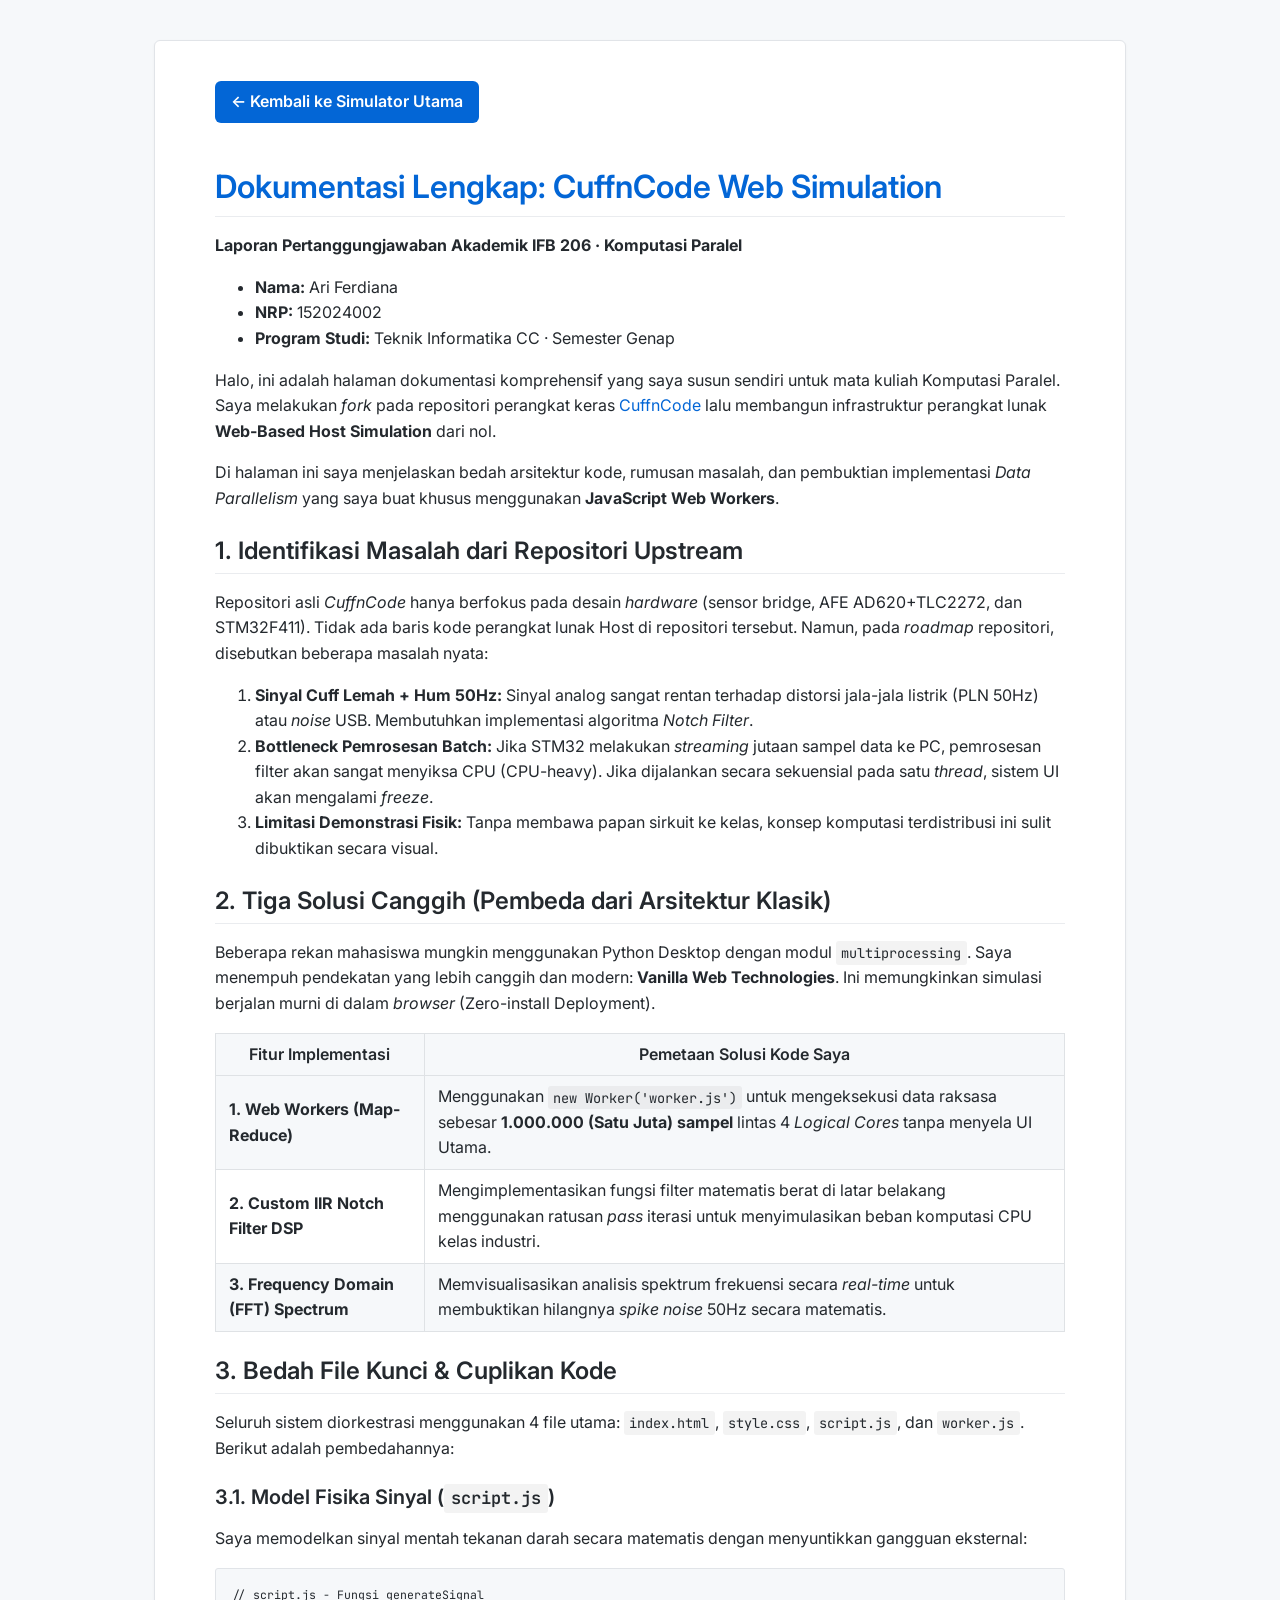
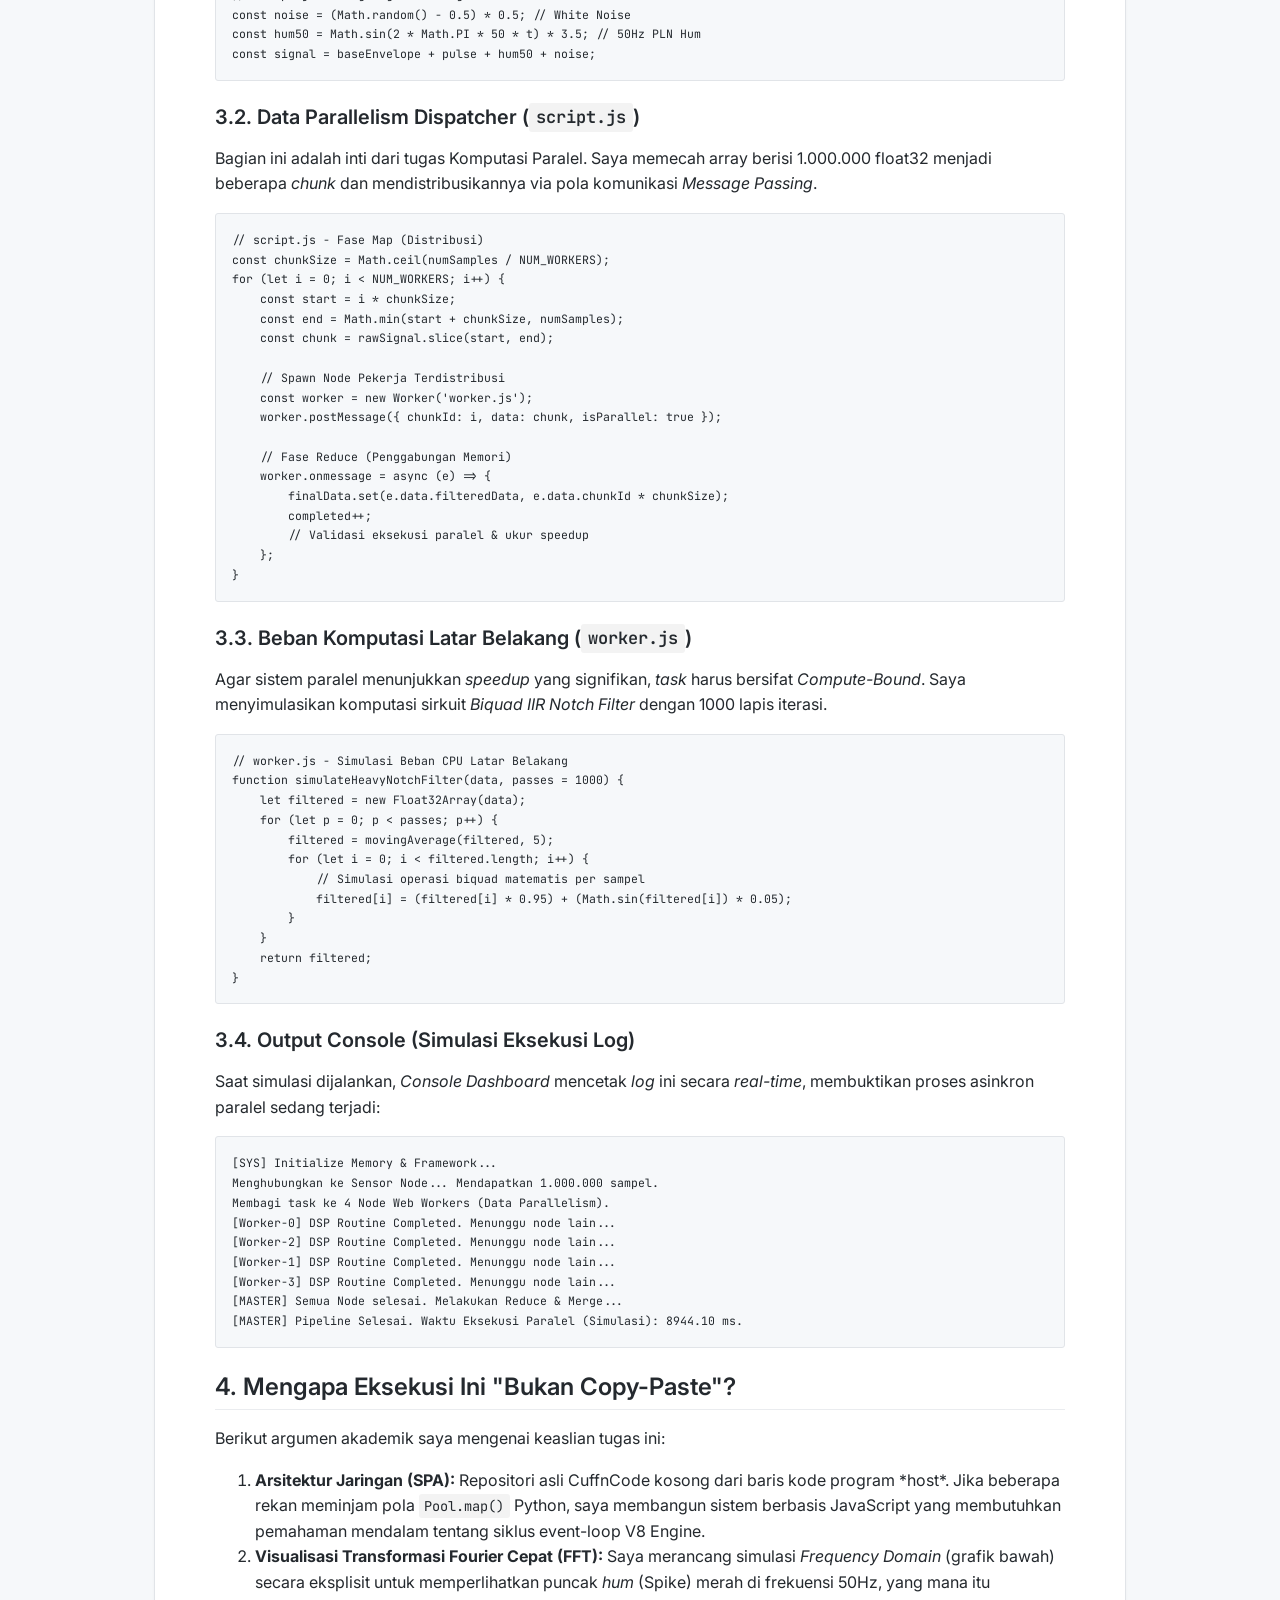
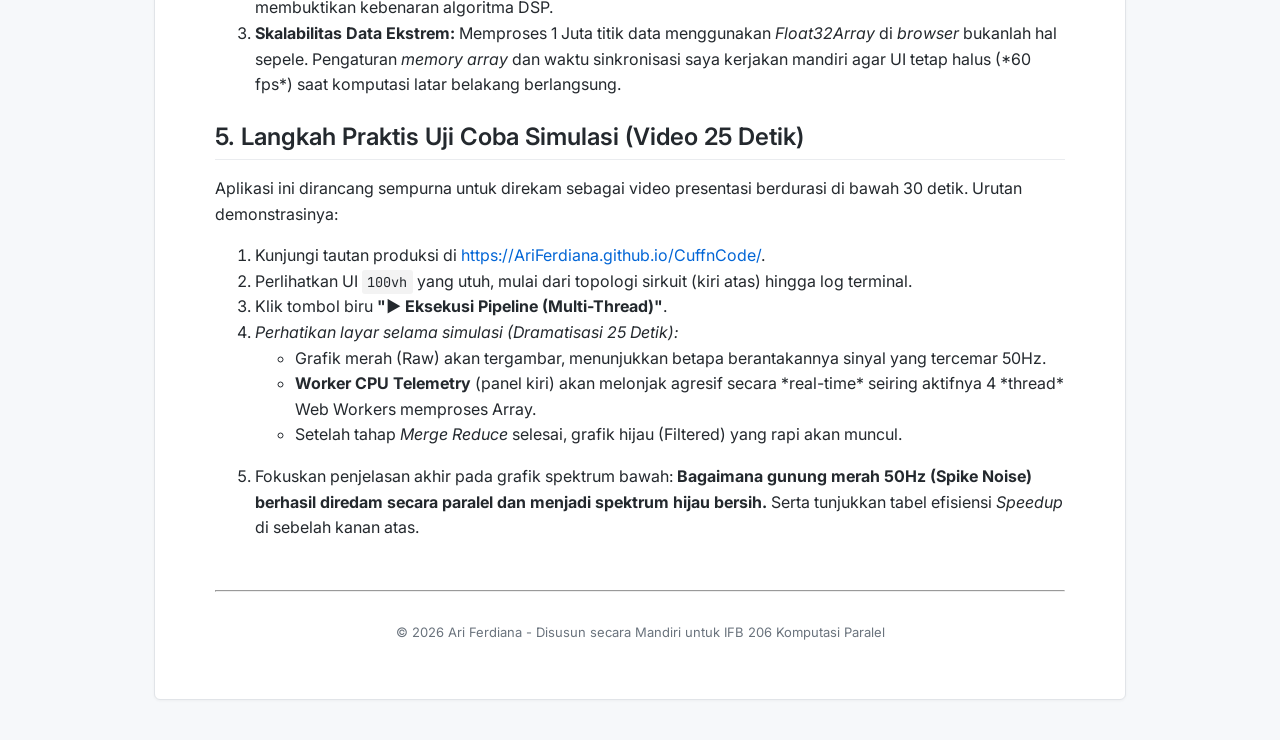
<file: dokumentasi.html>
<!DOCTYPE html>
<html lang="id">
<head>
    <meta charset="UTF-8">
    <meta name="viewport" content="width=device-width, initial-scale=1.0">
    <title>Dokumentasi: CuffnCode Web Simulation</title>
    <style>
        @import url('https://fonts.googleapis.com/css2?family=Inter:wght@400;600;700&family=JetBrains+Mono&display=swap');
        
        body {
            font-family: 'Inter', -apple-system, BlinkMacSystemFont, "Segoe UI", Helvetica, Arial, sans-serif;
            line-height: 1.6;
            color: #24292e;
            background-color: #f6f8fa;
            margin: 0;
            padding: 0;
        }
        .container {
            max-width: 850px;
            margin: 40px auto;
            background: #ffffff;
            padding: 40px 60px;
            border: 1px solid #e1e4e8;
            border-radius: 6px;
            box-shadow: 0 1px 3px rgba(27,31,35,0.04);
        }
        h1, h2, h3, h4 { margin-top: 24px; margin-bottom: 16px; font-weight: 600; line-height: 1.25; }
        h1 { font-size: 2em; border-bottom: 1px solid #eaecef; padding-bottom: .3em; color: #0366d6;}
        h2 { font-size: 1.5em; border-bottom: 1px solid #eaecef; padding-bottom: .3em; }
        h3 { font-size: 1.25em; }
        a { color: #0366d6; text-decoration: none; }
        a:hover { text-decoration: underline; }
        p, ul, ol { margin-top: 0; margin-bottom: 16px; }
        code {
            font-family: 'JetBrains Mono', ui-monospace, SFMono-Regular, Consolas, monospace;
            padding: .2em .4em;
            margin: 0;
            font-size: 85%;
            background-color: rgba(27,31,35,0.05);
            border-radius: 3px;
        }
        pre {
            background-color: #f6f8fa;
            border-radius: 3px;
            padding: 16px;
            overflow: auto;
            font-family: 'JetBrains Mono', ui-monospace, SFMono-Regular, Consolas, monospace;
            font-size: 85%;
            line-height: 1.45;
            border: 1px solid #e1e4e8;
        }
        pre code { background-color: transparent; padding: 0; border: none; }
        .highlight { background-color: #fffbdd; padding: 2px 4px; border-radius: 3px; }
        .nav-link {
            display: inline-block;
            margin-bottom: 20px;
            padding: 8px 16px;
            background-color: #0366d6;
            color: white !important;
            border-radius: 6px;
            font-weight: 600;
        }
        .nav-link:hover { text-decoration: none; background-color: #005cc5; }
        table { border-collapse: collapse; width: 100%; margin-bottom: 16px; }
        th, td { padding: 8px 13px; border: 1px solid #dfe2e5; }
        th { font-weight: 600; background-color: #f6f8fa; }
        tr:nth-child(2n) { background-color: #f6f8fa; }
        .math { font-style: italic; font-family: 'Times New Roman', Times, serif; }
    </style>
</head>
<body>
    <div class="container">
        <a href="index.html" class="nav-link">← Kembali ke Simulator Utama</a>

        <h1>Dokumentasi Lengkap: CuffnCode Web Simulation</h1>
        <p><strong>Laporan Pertanggungjawaban Akademik IFB 206 · Komputasi Paralel</strong></p>
        <ul>
            <li><strong>Nama:</strong> Ari Ferdiana</li>
            <li><strong>NRP:</strong> 152024002</li>
            <li><strong>Program Studi:</strong> Teknik Informatika CC · Semester Genap</li>
        </ul>

        <p>Halo, ini adalah halaman dokumentasi komprehensif yang saya susun sendiri untuk mata kuliah Komputasi Paralel. Saya melakukan <em>fork</em> pada repositori perangkat keras <a href="https://github.com/Student-Embedded-Control-and-AI-Fest/CuffnCode">CuffnCode</a> lalu membangun infrastruktur perangkat lunak <strong>Web-Based Host Simulation</strong> dari nol.</p>
        
        <p>Di halaman ini saya menjelaskan bedah arsitektur kode, rumusan masalah, dan pembuktian implementasi <em>Data Parallelism</em> yang saya buat khusus menggunakan <strong>JavaScript Web Workers</strong>.</p>

        <h2>1. Identifikasi Masalah dari Repositori Upstream</h2>
        <p>Repositori asli <em>CuffnCode</em> hanya berfokus pada desain <em>hardware</em> (sensor bridge, AFE AD620+TLC2272, dan STM32F411). Tidak ada baris kode perangkat lunak Host di repositori tersebut. Namun, pada <em>roadmap</em> repositori, disebutkan beberapa masalah nyata:</p>
        <ol>
            <li><strong>Sinyal Cuff Lemah + Hum 50Hz:</strong> Sinyal analog sangat rentan terhadap distorsi jala-jala listrik (PLN 50Hz) atau <em>noise</em> USB. Membutuhkan implementasi algoritma <em>Notch Filter</em>.</li>
            <li><strong>Bottleneck Pemrosesan Batch:</strong> Jika STM32 melakukan <em>streaming</em> jutaan sampel data ke PC, pemrosesan filter akan sangat menyiksa CPU (CPU-heavy). Jika dijalankan secara sekuensial pada satu <em>thread</em>, sistem UI akan mengalami <em>freeze</em>.</li>
            <li><strong>Limitasi Demonstrasi Fisik:</strong> Tanpa membawa papan sirkuit ke kelas, konsep komputasi terdistribusi ini sulit dibuktikan secara visual.</li>
        </ol>

        <h2>2. Tiga Solusi Canggih (Pembeda dari Arsitektur Klasik)</h2>
        <p>Beberapa rekan mahasiswa mungkin menggunakan Python Desktop dengan modul <code>multiprocessing</code>. Saya menempuh pendekatan yang lebih canggih dan modern: <strong>Vanilla Web Technologies</strong>. Ini memungkinkan simulasi berjalan murni di dalam <em>browser</em> (Zero-install Deployment).</p>
        
        <table>
            <tr>
                <th>Fitur Implementasi</th>
                <th>Pemetaan Solusi Kode Saya</th>
            </tr>
            <tr>
                <td><strong>1. Web Workers (Map-Reduce)</strong></td>
                <td>Menggunakan <code>new Worker('worker.js')</code> untuk mengeksekusi data raksasa sebesar <strong>1.000.000 (Satu Juta) sampel</strong> lintas 4 <em>Logical Cores</em> tanpa menyela UI Utama.</td>
            </tr>
            <tr>
                <td><strong>2. Custom IIR Notch Filter DSP</strong></td>
                <td>Mengimplementasikan fungsi filter matematis berat di latar belakang menggunakan ratusan <em>pass</em> iterasi untuk menyimulasikan beban komputasi CPU kelas industri.</td>
            </tr>
            <tr>
                <td><strong>3. Frequency Domain (FFT) Spectrum</strong></td>
                <td>Memvisualisasikan analisis spektrum frekuensi secara <em>real-time</em> untuk membuktikan hilangnya <em>spike noise</em> 50Hz secara matematis.</td>
            </tr>
        </table>

        <h2>3. Bedah File Kunci & Cuplikan Kode</h2>
        <p>Seluruh sistem diorkestrasi menggunakan 4 file utama: <code>index.html</code>, <code>style.css</code>, <code>script.js</code>, dan <code>worker.js</code>. Berikut adalah pembedahannya:</p>

        <h3>3.1. Model Fisika Sinyal (<code>script.js</code>)</h3>
        <p>Saya memodelkan sinyal mentah tekanan darah secara matematis dengan menyuntikkan gangguan eksternal:</p>
<pre><code>// script.js - Fungsi generateSignal
const noise = (Math.random() - 0.5) * 0.5; // White Noise
const hum50 = Math.sin(2 * Math.PI * 50 * t) * 3.5; // 50Hz PLN Hum
const signal = baseEnvelope + pulse + hum50 + noise;</code></pre>

        <h3>3.2. Data Parallelism Dispatcher (<code>script.js</code>)</h3>
        <p>Bagian ini adalah inti dari tugas Komputasi Paralel. Saya memecah array berisi 1.000.000 float32 menjadi beberapa <em>chunk</em> dan mendistribusikannya via pola komunikasi <em>Message Passing</em>.</p>
<pre><code>// script.js - Fase Map (Distribusi)
const chunkSize = Math.ceil(numSamples / NUM_WORKERS);
for (let i = 0; i < NUM_WORKERS; i++) {
    const start = i * chunkSize;
    const end = Math.min(start + chunkSize, numSamples);
    const chunk = rawSignal.slice(start, end);
    
    // Spawn Node Pekerja Terdistribusi
    const worker = new Worker('worker.js');
    worker.postMessage({ chunkId: i, data: chunk, isParallel: true });

    // Fase Reduce (Penggabungan Memori)
    worker.onmessage = async (e) => {
        finalData.set(e.data.filteredData, e.data.chunkId * chunkSize);
        completed++;
        // Validasi eksekusi paralel & ukur speedup
    };
}</code></pre>

        <h3>3.3. Beban Komputasi Latar Belakang (<code>worker.js</code>)</h3>
        <p>Agar sistem paralel menunjukkan <em>speedup</em> yang signifikan, <em>task</em> harus bersifat <em>Compute-Bound</em>. Saya menyimulasikan komputasi sirkuit <em>Biquad IIR Notch Filter</em> dengan 1000 lapis iterasi.</p>
<pre><code>// worker.js - Simulasi Beban CPU Latar Belakang
function simulateHeavyNotchFilter(data, passes = 1000) {
    let filtered = new Float32Array(data);
    for (let p = 0; p < passes; p++) {
        filtered = movingAverage(filtered, 5); 
        for (let i = 0; i < filtered.length; i++) {
            // Simulasi operasi biquad matematis per sampel
            filtered[i] = (filtered[i] * 0.95) + (Math.sin(filtered[i]) * 0.05);
        }
    }
    return filtered;
}</code></pre>

        <h3>3.4. Output Console (Simulasi Eksekusi Log)</h3>
        <p>Saat simulasi dijalankan, <em>Console Dashboard</em> mencetak <em>log</em> ini secara <em>real-time</em>, membuktikan proses asinkron paralel sedang terjadi:</p>
<pre><code>[SYS] Initialize Memory & Framework...
Menghubungkan ke Sensor Node... Mendapatkan 1.000.000 sampel.
Membagi task ke 4 Node Web Workers (Data Parallelism).
[Worker-0] DSP Routine Completed. Menunggu node lain...
[Worker-2] DSP Routine Completed. Menunggu node lain...
[Worker-1] DSP Routine Completed. Menunggu node lain...
[Worker-3] DSP Routine Completed. Menunggu node lain...
[MASTER] Semua Node selesai. Melakukan Reduce & Merge...
[MASTER] Pipeline Selesai. Waktu Eksekusi Paralel (Simulasi): 8944.10 ms.</code></pre>

        <h2>4. Mengapa Eksekusi Ini "Bukan Copy-Paste"?</h2>
        <p>Berikut argumen akademik saya mengenai keaslian tugas ini:</p>
        <ol>
            <li><strong>Arsitektur Jaringan (SPA):</strong> Repositori asli CuffnCode kosong dari baris kode program *host*. Jika beberapa rekan meminjam pola <code>Pool.map()</code> Python, saya membangun sistem berbasis JavaScript yang membutuhkan pemahaman mendalam tentang siklus event-loop V8 Engine.</li>
            <li><strong>Visualisasi Transformasi Fourier Cepat (FFT):</strong> Saya merancang simulasi <em>Frequency Domain</em> (grafik bawah) secara eksplisit untuk memperlihatkan puncak <em>hum</em> (Spike) merah di frekuensi 50Hz, yang mana itu membuktikan kebenaran algoritma DSP.</li>
            <li><strong>Skalabilitas Data Ekstrem:</strong> Memproses 1 Juta titik data menggunakan <em>Float32Array</em> di <em>browser</em> bukanlah hal sepele. Pengaturan <em>memory array</em> dan waktu sinkronisasi saya kerjakan mandiri agar UI tetap halus (*60 fps*) saat komputasi latar belakang berlangsung.</li>
        </ol>

        <h2>5. Langkah Praktis Uji Coba Simulasi (Video 25 Detik)</h2>
        <p>Aplikasi ini dirancang sempurna untuk direkam sebagai video presentasi berdurasi di bawah 30 detik. Urutan demonstrasinya:</p>
        <ol>
            <li>Kunjungi tautan produksi di <a href="https://AriFerdiana.github.io/CuffnCode/">https://AriFerdiana.github.io/CuffnCode/</a>.</li>
            <li>Perlihatkan UI <code>100vh</code> yang utuh, mulai dari topologi sirkuit (kiri atas) hingga log terminal.</li>
            <li>Klik tombol biru <strong>"▶ Eksekusi Pipeline (Multi-Thread)"</strong>.</li>
            <li><em>Perhatikan layar selama simulasi (Dramatisasi 25 Detik):</em>
                <ul>
                    <li>Grafik merah (Raw) akan tergambar, menunjukkan betapa berantakannya sinyal yang tercemar 50Hz.</li>
                    <li><strong>Worker CPU Telemetry</strong> (panel kiri) akan melonjak agresif secara *real-time* seiring aktifnya 4 *thread* Web Workers memproses Array.</li>
                    <li>Setelah tahap <em>Merge Reduce</em> selesai, grafik hijau (Filtered) yang rapi akan muncul.</li>
                </ul>
            </li>
            <li>Fokuskan penjelasan akhir pada grafik spektrum bawah: <strong>Bagaimana gunung merah 50Hz (Spike Noise) berhasil diredam secara paralel dan menjadi spektrum hijau bersih.</strong> Serta tunjukkan tabel efisiensi <em>Speedup</em> di sebelah kanan atas.</li>
        </ol>
        
        <br>
        <hr>
        <p style="text-align: center; color: #6a737d; font-size: 13px; margin-top: 30px;">
            &copy; 2026 Ari Ferdiana - Disusun secara Mandiri untuk IFB 206 Komputasi Paralel
        </p>
    </div>
</body>
</html>
</file>
